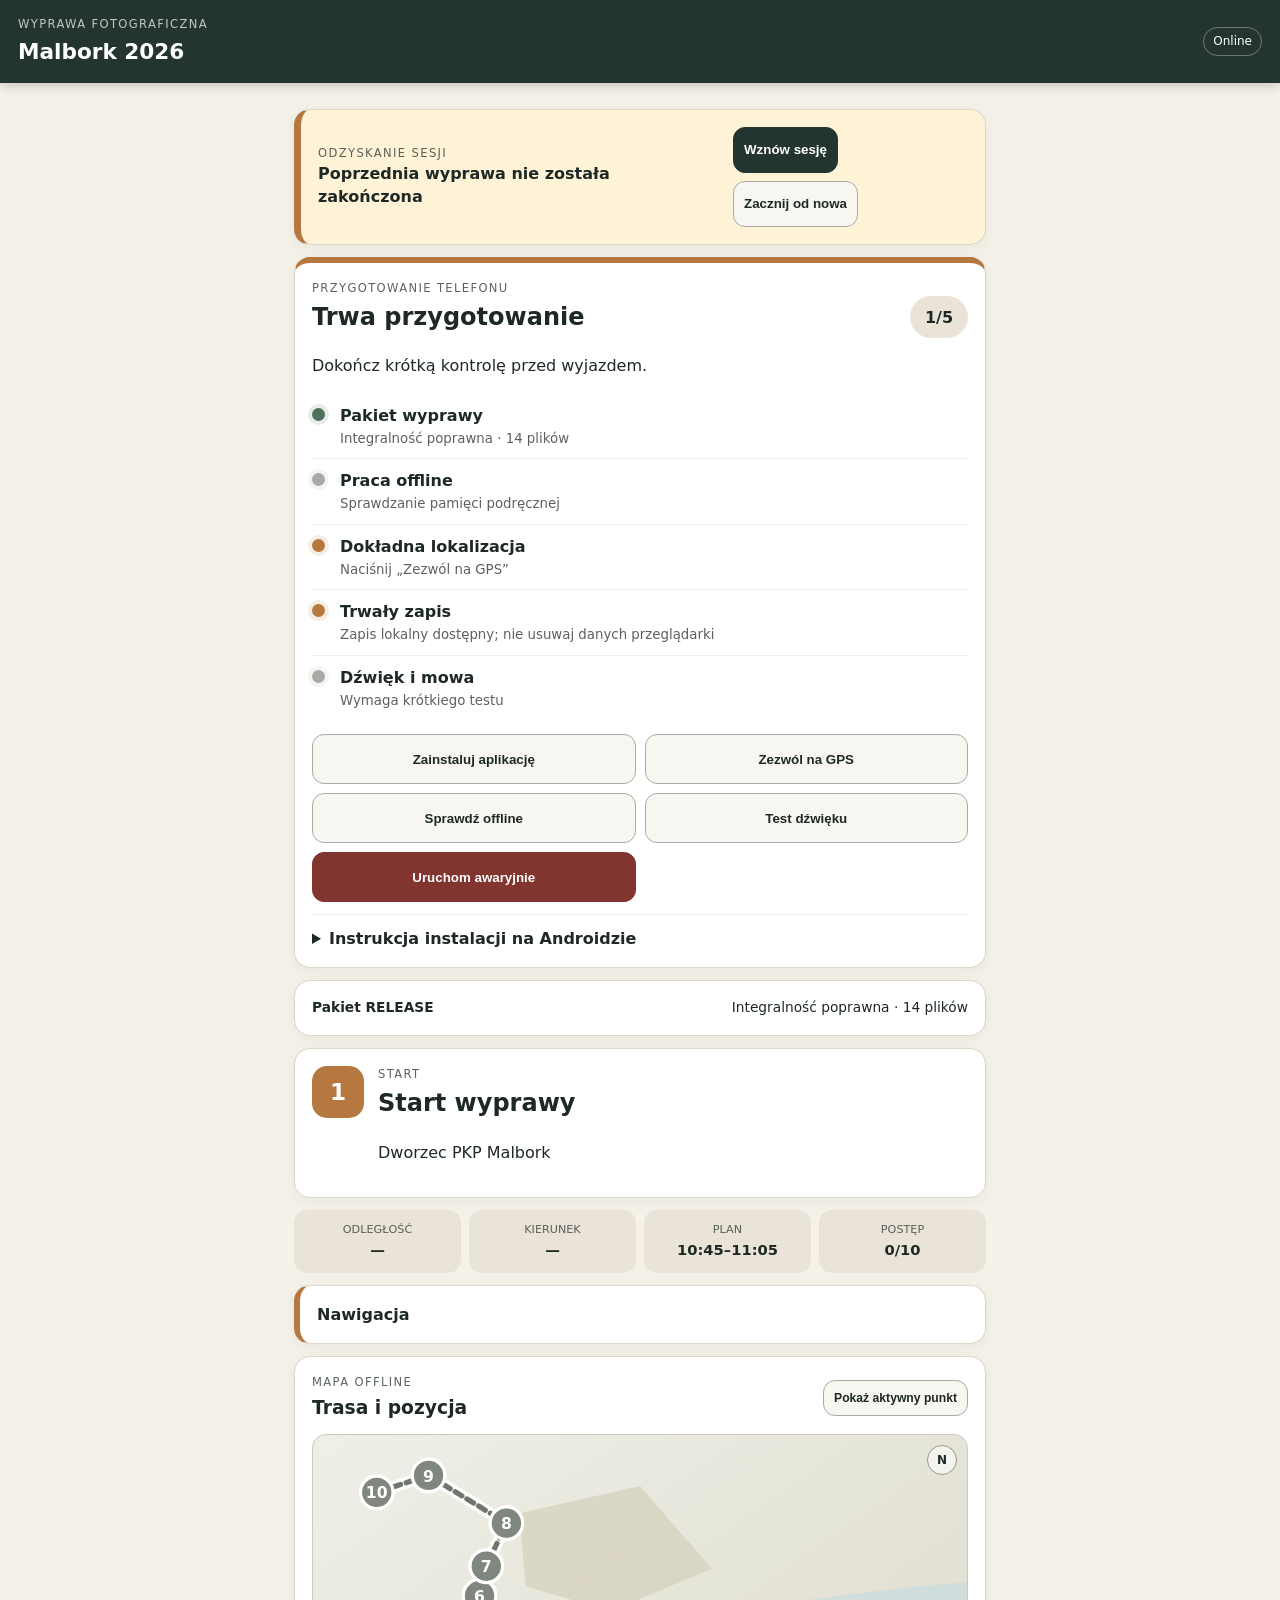
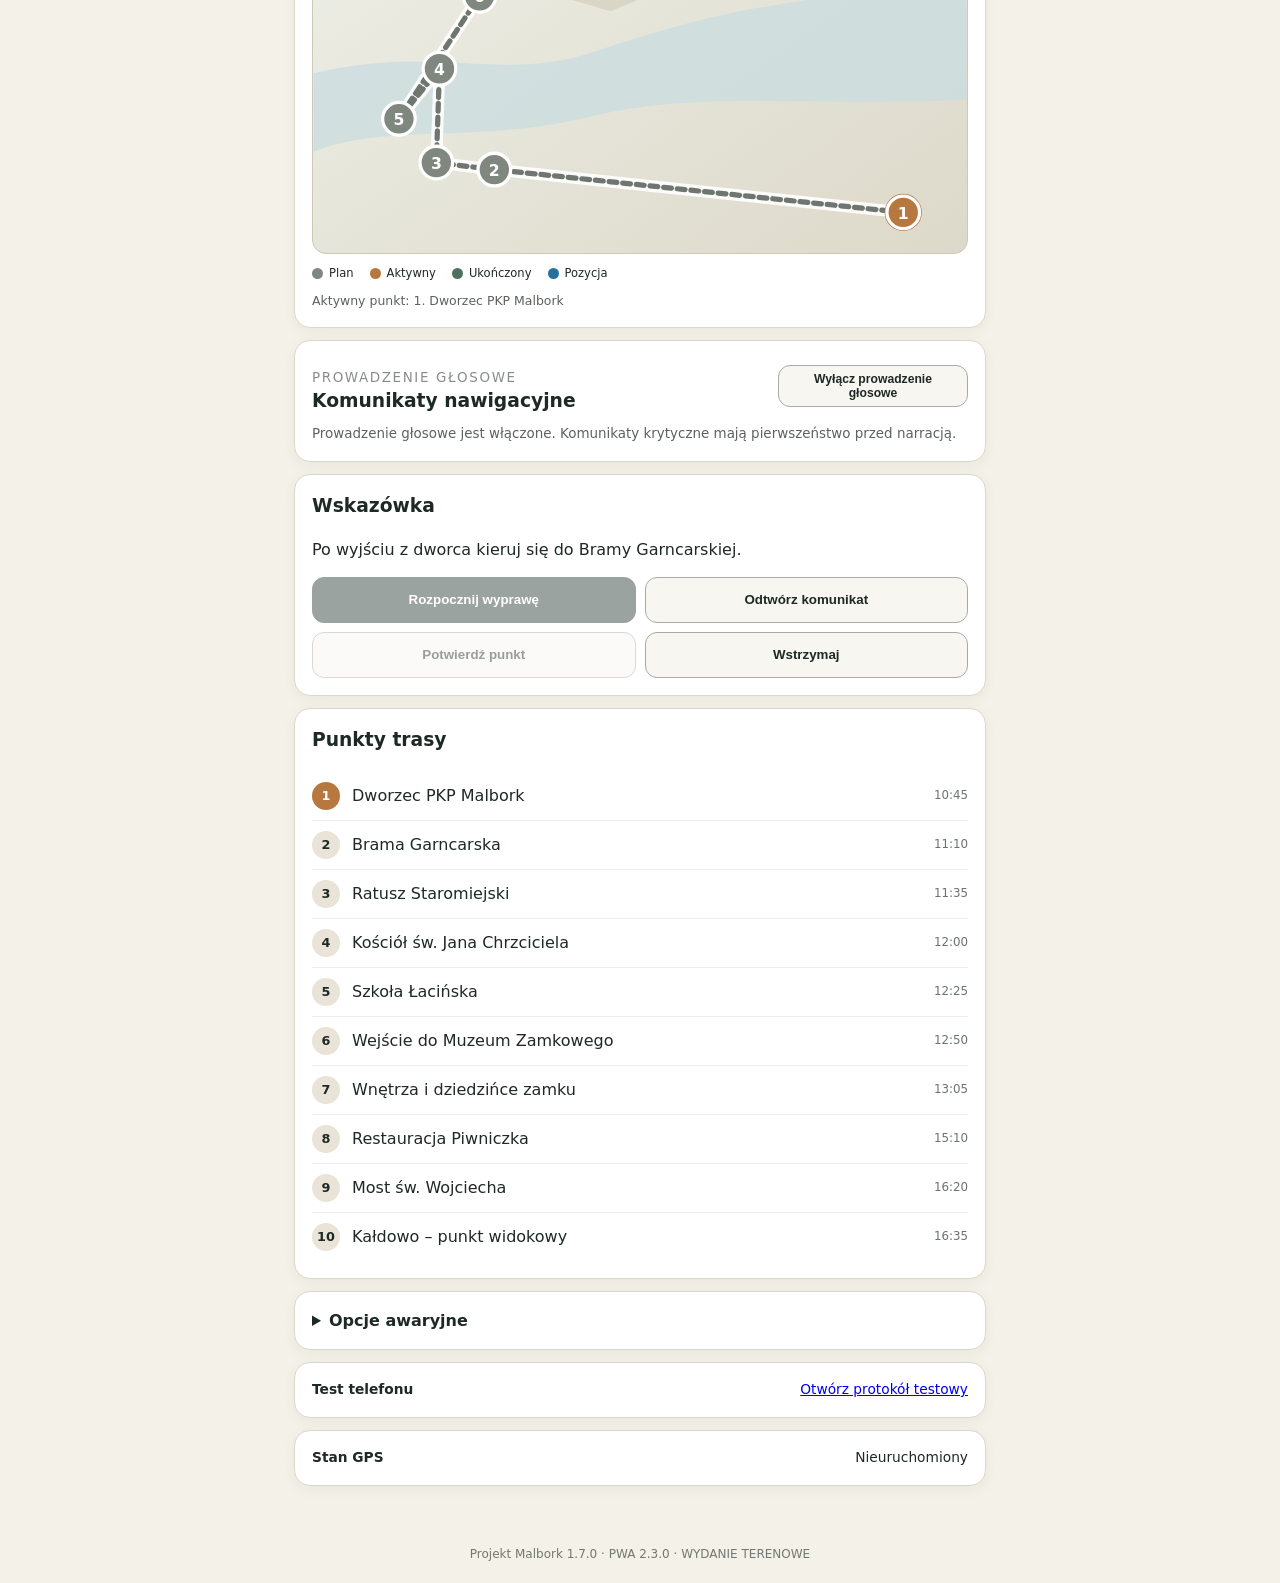
<file: index.html>
<!doctype html>
<html lang="pl">
<head>
  <meta charset="utf-8">
  <meta name="viewport" content="width=device-width,initial-scale=1,viewport-fit=cover">
  <meta name="theme-color" content="#24352f">
  <meta name="description" content="Wyprawa Fotograficzna Malbork 2026">
  <link rel="manifest" href="manifest.webmanifest">
  <link rel="icon" href="icon.svg">
  <link rel="stylesheet" href="styles.css">
  <title>Malbork 2026</title>
</head>
<body>
  <header>
    <div><p class="eyebrow">Wyprawa fotograficzna</p><h1>Malbork 2026</h1></div>
    <span id="offlineBadge" class="badge">Ładowanie</span>
  </header>
  <main>
    <section id="recoveryBanner" class="card recovery-banner" hidden>
      <div><p class="eyebrow">Odzyskanie sesji</p><strong>Poprzednia wyprawa nie została zakończona</strong><p id="recoveryText"></p></div>
      <div class="recovery-actions"><button id="resumeSessionBtn" class="primary">Wznów sesję</button><button id="discardSessionBtn">Zacznij od nowa</button></div>
    </section>
    <section id="readinessCard" class="card readiness-card">
      <div class="section-heading"><div><p class="eyebrow">Przygotowanie telefonu</p><h2 id="readinessTitle">Kontrola gotowości</h2></div><span id="readinessScore" class="readiness-score">0/5</span></div>
      <p id="readinessMessage">Aplikacja sprawdza zasoby potrzebne w terenie.</p>
      <ul class="readiness-list">
        <li data-readiness="package"><span class="status-dot"></span><div><strong>Pakiet wyprawy</strong><small id="readyPackage">Sprawdzanie integralności</small></div></li>
        <li data-readiness="offline"><span class="status-dot"></span><div><strong>Praca offline</strong><small id="readyOffline">Sprawdzanie pamięci podręcznej</small></div></li>
        <li data-readiness="gps"><span class="status-dot"></span><div><strong>Dokładna lokalizacja</strong><small id="readyGps">Wymaga zgody użytkownika</small></div></li>
        <li data-readiness="storage"><span class="status-dot"></span><div><strong>Trwały zapis</strong><small id="readyStorage">Sprawdzanie pamięci urządzenia</small></div></li>
        <li data-readiness="audio"><span class="status-dot"></span><div><strong>Dźwięk i mowa</strong><small id="readyAudio">Wymaga krótkiego testu</small></div></li>
      </ul>
      <div class="button-grid readiness-actions"><button id="installBtn">Zainstaluj aplikację</button><button id="gpsPermissionBtn">Zezwól na GPS</button><button id="offlineCheckBtn">Sprawdź offline</button><button id="audioTestBtn">Test dźwięku</button><button id="overrideReadinessBtn" class="danger">Uruchom awaryjnie</button></div>
      <details class="install-help"><summary>Instrukcja instalacji na Androidzie</summary><ol id="installSteps"></ol></details>
    </section>
    <section id="integrityCard" class="card compact"><strong>Pakiet RELEASE</strong><span id="integrityStatus">Sprawdzanie integralności…</span></section>
    <section class="card hero"><div class="stage-number" id="stageNumber">—</div><div><p class="eyebrow" id="stageCategory">Trasa</p><h2 id="stageTitle">Wczytywanie projektu…</h2><p id="stageDescription"></p></div></section>
    <section class="metrics"><div class="metric"><span>Odległość</span><strong id="distance">—</strong></div><div class="metric"><span>Kierunek</span><strong id="direction">—</strong></div><div class="metric"><span>Plan</span><strong id="schedule">—</strong></div><div class="metric"><span>Postęp</span><strong id="progress">0/10</strong></div></section><section id="navigationAlert" class="card navigation-alert" hidden><strong id="navigationAlertTitle">Nawigacja</strong><span id="navigationAlertText"></span></section>
    <section class="card map-card">
      <div class="section-heading"><div><p class="eyebrow">Mapa offline</p><h3>Trasa i pozycja</h3></div><button id="centerMapBtn" class="small-button">Pokaż aktywny punkt</button></div>
      <div class="map-frame" id="mapFrame" role="img" aria-label="Schematyczna mapa trasy Malbork">
        <svg id="routeMap" viewBox="0 0 1000 640" aria-hidden="true"></svg>
        <div class="map-compass" aria-hidden="true">N</div>
      </div>
      <div class="map-legend"><span><i class="legend-dot pending"></i>Plan</span><span><i class="legend-dot active"></i>Aktywny</span><span><i class="legend-dot completed"></i>Ukończony</span><span><i class="legend-dot user"></i>Pozycja</span></div>
      <p id="mapStatus" class="map-status">Mapa zostanie narysowana po wczytaniu projektu.</p>
    </section>
    <section class="card audio-guidance"><div class="section-heading"><div><p class="eyebrow">Prowadzenie głosowe</p><h3>Komunikaty nawigacyjne</h3></div><button id="audioGuidanceBtn" class="small-button">Wyłącz prowadzenie głosowe</button></div><p id="audioGuidanceStatus">Prowadzenie głosowe jest włączone. Komunikaty krytyczne mają pierwszeństwo przed narracją.</p></section>
    <section class="card"><h3>Wskazówka</h3><p id="instruction">Po uruchomieniu wyprawy aplikacja będzie prowadzić do kolejnych punktów.</p><div class="button-grid"><button id="startBtn" class="primary">Rozpocznij wyprawę</button><button id="narrateBtn">Odtwórz komunikat</button><button id="manualBtn">Potwierdź punkt</button><button id="pauseBtn">Wstrzymaj</button></div></section>
    <section class="card"><h3>Punkty trasy</h3><ol id="stageList" class="stage-list"></ol></section>
    <details class="card emergency"><summary>Opcje awaryjne</summary><p>Decyzje są zapisywane lokalnie w historii sesji.</p><div class="button-grid"><button id="skipBtn">Pomiń bieżący punkt</button><button id="returnBtn" class="danger">Rozpocznij powrót</button><button id="resetBtn">Wyzeruj sesję</button></div></details>

    <section class="card compact">
      <strong>Test telefonu</strong>
      <a href="phone-test.html">Otwórz protokół testowy</a>
    </section>
    <section class="card compact"><strong>Stan GPS</strong><span id="gpsStatus">Nieuruchomiony</span></section>
  </main>
  <footer>Projekt Malbork 1.7.0 · PWA 2.3.0 · WYDANIE TERENOWE</footer>
  <script type="module" src="app.js"></script>
</body>
</html>
</file>
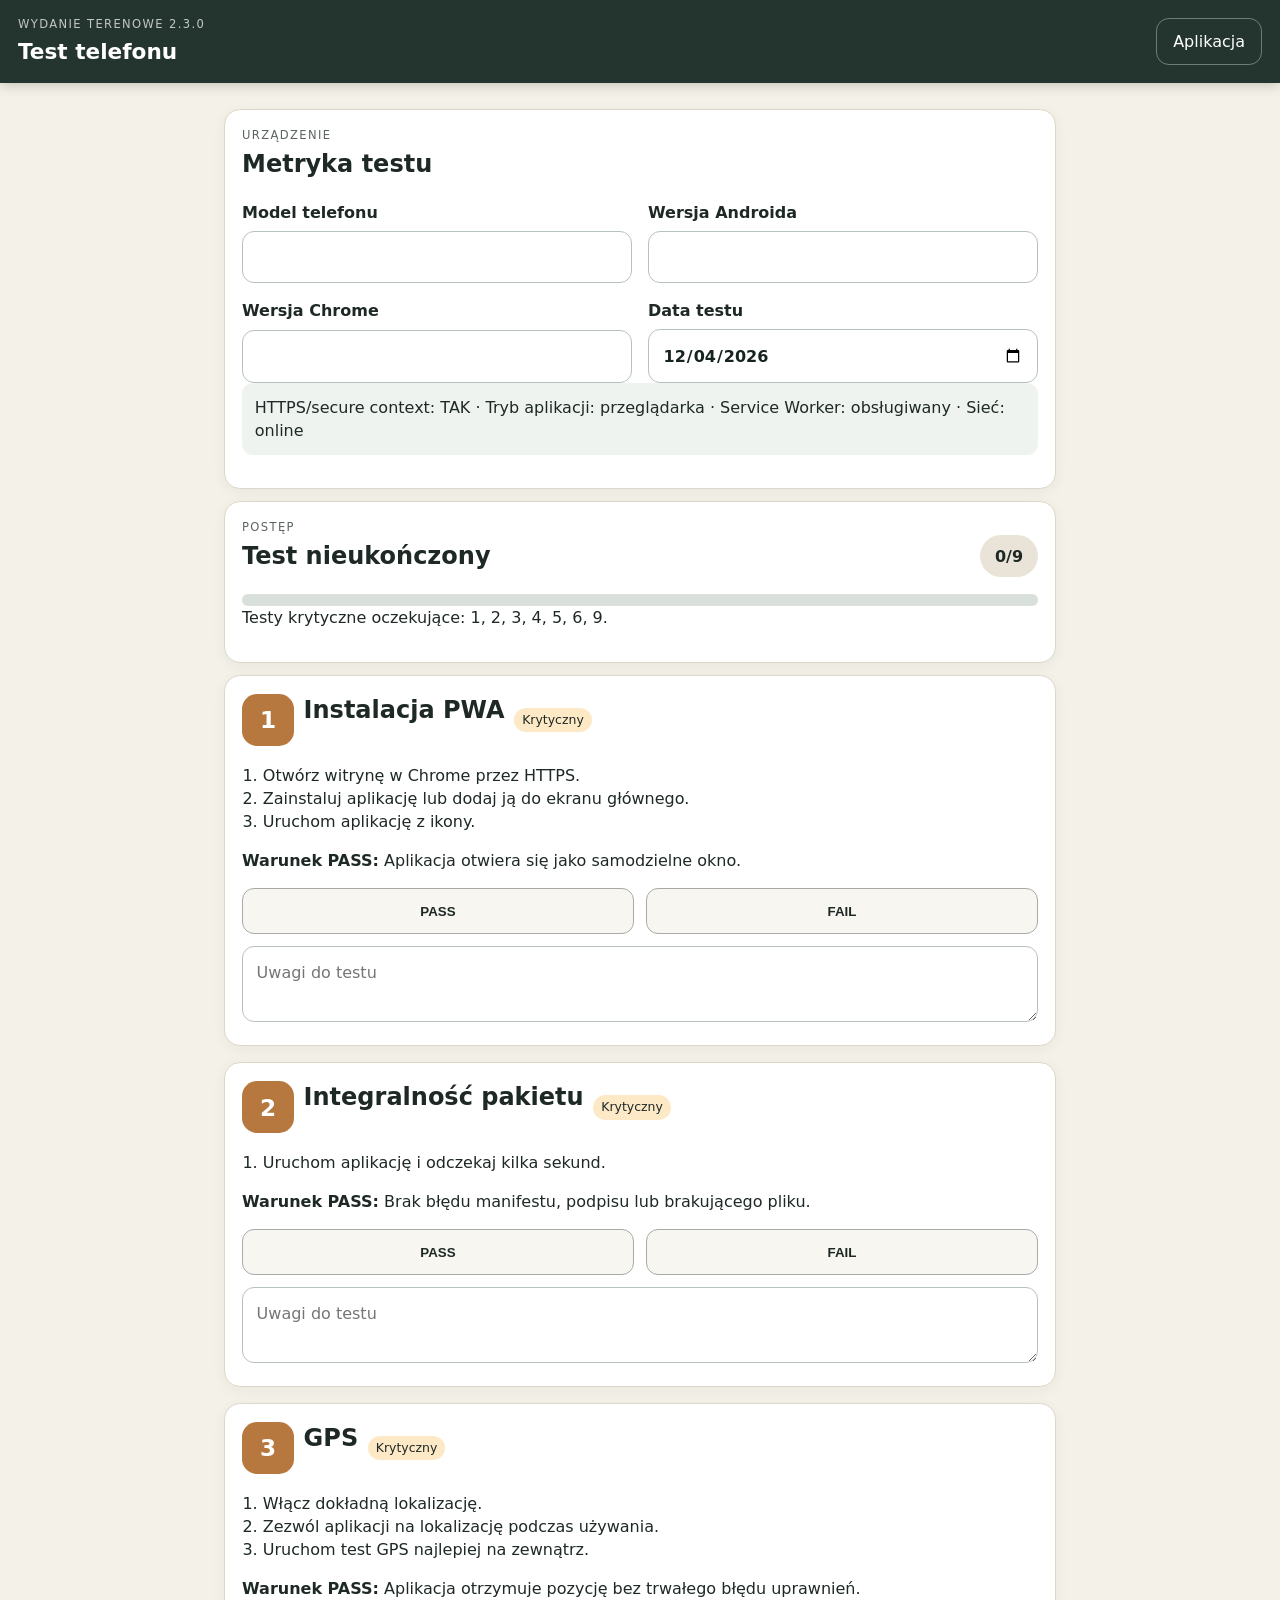
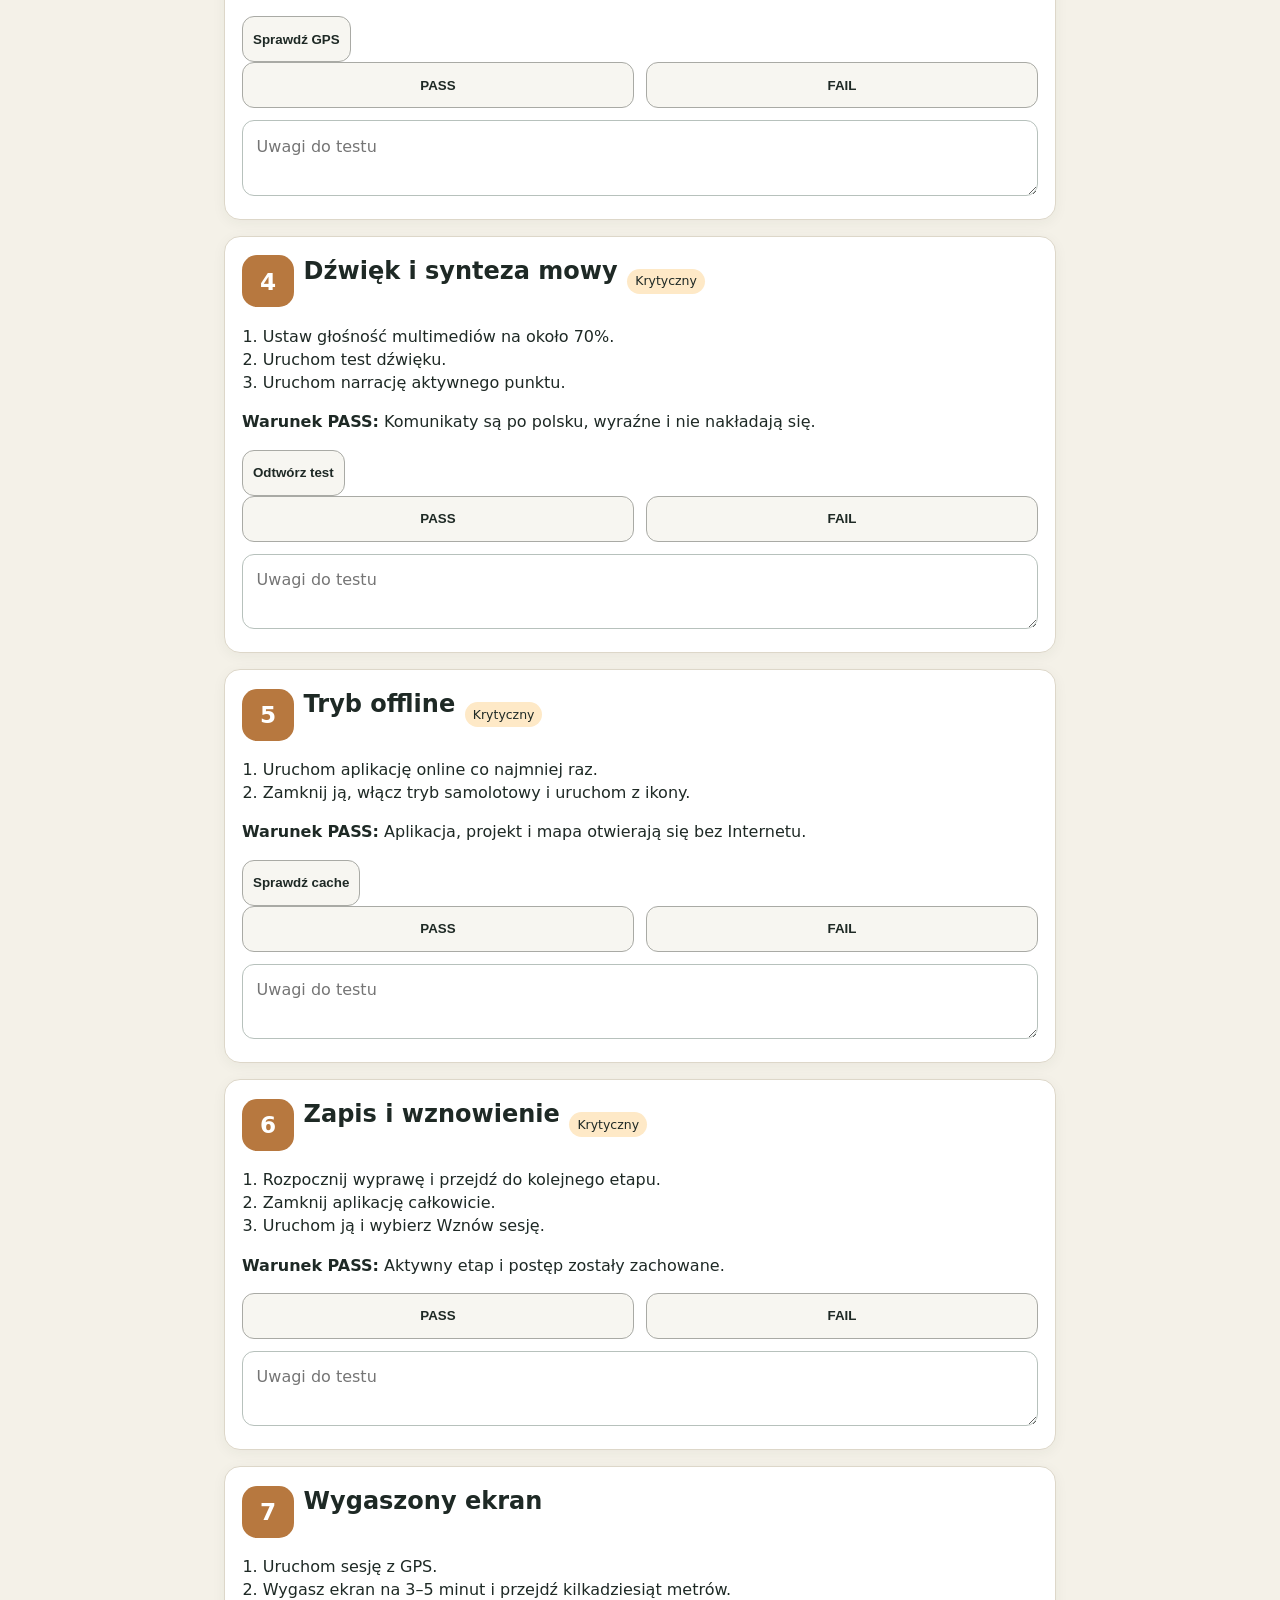
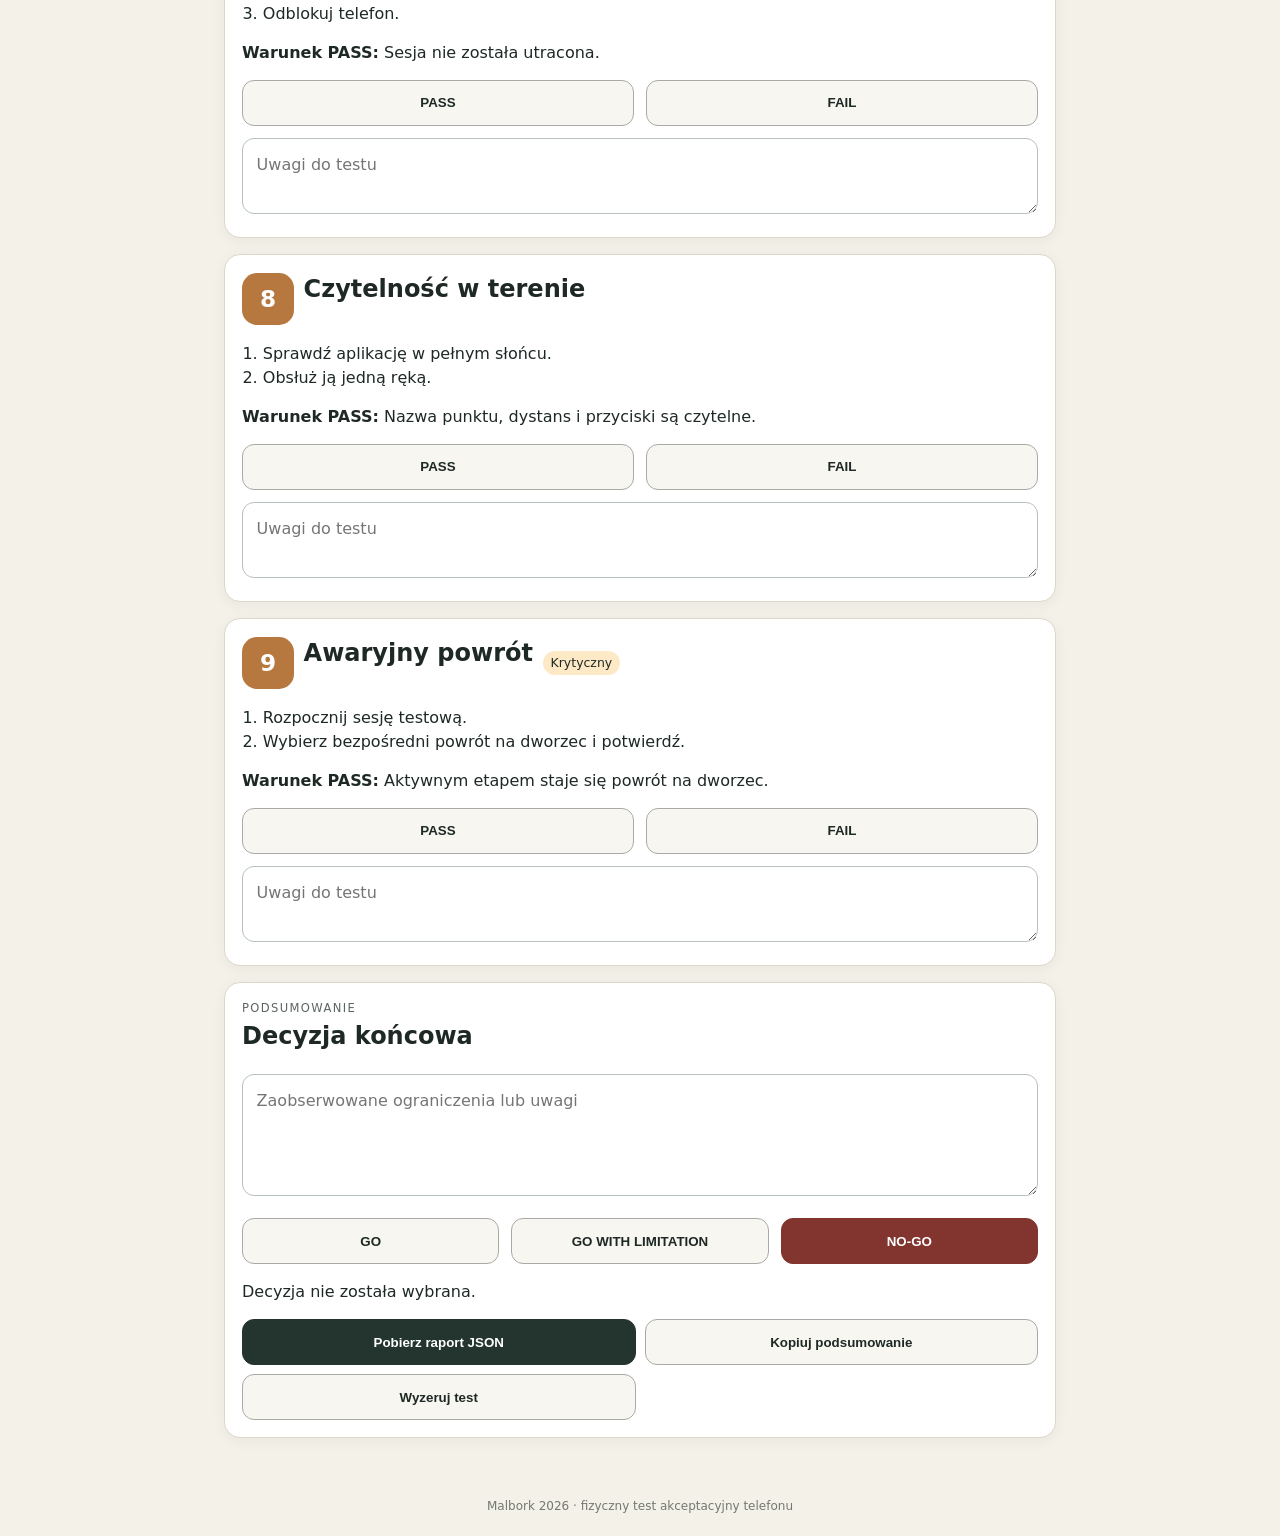
<file: phone-test.html>
<!doctype html>
<html lang="pl">
<head>
  <meta charset="utf-8">
  <meta name="viewport" content="width=device-width,initial-scale=1,viewport-fit=cover">
  <meta name="theme-color" content="#24352f">
  <title>Test telefonu · Malbork 2026</title>
  <link rel="icon" href="icon.svg">
  <link rel="stylesheet" href="styles.css">
  <link rel="stylesheet" href="phone-test.css">
</head>
<body>
  <header>
    <div>
      <p class="eyebrow">Wydanie terenowe 2.3.0</p>
      <h1>Test telefonu</h1>
    </div>
    <a class="test-back" href="index.html">Aplikacja</a>
  </header>

  <main class="phone-test-main">
    <section class="card">
      <p class="eyebrow">Urządzenie</p>
      <h2>Metryka testu</h2>
      <div class="test-form-grid">
        <label>Model telefonu<input id="deviceModel" autocomplete="off"></label>
        <label>Wersja Androida<input id="androidVersion" autocomplete="off"></label>
        <label>Wersja Chrome<input id="chromeVersion" autocomplete="off"></label>
        <label>Data testu<input id="testDate" type="date"></label>
      </div>
      <p id="environmentStatus" class="test-environment"></p>
    </section>

    <section class="card">
      <div class="section-heading">
        <div><p class="eyebrow">Postęp</p><h2 id="overallTitle">Test nieukończony</h2></div>
        <span id="overallScore" class="readiness-score">0/9</span>
      </div>
      <div class="test-progress"><span id="progressBar"></span></div>
      <p id="criticalStatus">Testy krytyczne: oczekują.</p>
    </section>

    <div id="testList"></div>

    <section class="card">
      <p class="eyebrow">Podsumowanie</p>
      <h2>Decyzja końcowa</h2>
      <textarea id="limitations" rows="4" placeholder="Zaobserwowane ograniczenia lub uwagi"></textarea>
      <div class="decision-grid">
        <button data-decision="GO">GO</button>
        <button data-decision="GO WITH LIMITATION">GO WITH LIMITATION</button>
        <button data-decision="NO-GO" class="danger">NO-GO</button>
      </div>
      <p id="decisionStatus">Decyzja nie została wybrana.</p>
      <div class="button-grid">
        <button id="downloadReportBtn" class="primary">Pobierz raport JSON</button>
        <button id="copyReportBtn">Kopiuj podsumowanie</button>
        <button id="resetTestBtn">Wyzeruj test</button>
      </div>
    </section>
  </main>

  <footer>Malbork 2026 · fizyczny test akceptacyjny telefonu</footer>
  <script type="module" src="phone-test.js"></script>
</body>
</html>
</file>
<file: styles.css>
:root{font-family:system-ui,-apple-system,Segoe UI,sans-serif;color:#1e2925;background:#f4f1e8;line-height:1.45}*{box-sizing:border-box}body{margin:0;min-height:100vh}header{position:sticky;top:0;z-index:5;display:flex;justify-content:space-between;align-items:center;padding:16px 18px;background:#24352f;color:#fff;box-shadow:0 2px 12px #0003}h1,h2,h3,p{margin-top:0}h1{font-size:1.35rem;margin-bottom:0}.eyebrow{margin-bottom:3px;font-size:.72rem;letter-spacing:.12em;text-transform:uppercase;opacity:.72}.badge{padding:5px 9px;border:1px solid #ffffff55;border-radius:999px;font-size:.75rem}main{max-width:720px;margin:auto;padding:14px 14px 28px}.card{margin:12px 0;padding:17px;background:#fff;border:1px solid #ddd7c9;border-radius:16px;box-shadow:0 3px 14px #25352f0d}.compact{display:flex;justify-content:space-between;gap:12px;align-items:center;font-size:.86rem}.hero{display:grid;grid-template-columns:52px 1fr;gap:14px;align-items:start}.stage-number{display:grid;place-items:center;width:52px;height:52px;border-radius:15px;background:#b7783f;color:#fff;font-size:1.45rem;font-weight:800}.metrics{display:grid;grid-template-columns:repeat(4,1fr);gap:8px}.metric{padding:12px 9px;background:#e9e4d7;border-radius:13px;text-align:center}.metric span{display:block;font-size:.7rem;text-transform:uppercase;opacity:.7}.metric strong{font-size:.92rem}.button-grid{display:grid;grid-template-columns:1fr 1fr;gap:9px;margin-top:14px}button{min-height:46px;border:1px solid #a9aaa5;border-radius:12px;background:#f7f6f1;color:#1e2925;font-weight:700;padding:10px}button.primary{background:#24352f;color:#fff;border-color:#24352f}button.danger{background:#82342f;color:#fff;border-color:#82342f}button:disabled{opacity:.45}.stage-list{padding-left:0;list-style:none;margin-bottom:0}.stage-list li{display:grid;grid-template-columns:30px 1fr auto;gap:10px;align-items:center;padding:10px 0;border-bottom:1px solid #eee}.stage-list li:last-child{border-bottom:0}.dot{display:grid;place-items:center;width:28px;height:28px;border-radius:50%;background:#e9e4d7;font-size:.8rem;font-weight:800}.done .dot{background:#50705e;color:#fff}.active .dot{background:#b7783f;color:#fff}.stage-time{font-size:.74rem;opacity:.65}.emergency summary{font-weight:800;cursor:pointer}.section-heading{display:flex;align-items:center;justify-content:space-between;gap:12px}.section-heading h3{margin-bottom:0}.small-button{min-height:36px;padding:6px 10px;font-size:.76rem}.map-frame{position:relative;overflow:hidden;margin-top:13px;border:1px solid #cfc8b8;border-radius:14px;background:linear-gradient(145deg,#eef0e8,#ddd9ca);aspect-ratio:1000/640}.map-frame svg{display:block;width:100%;height:100%}.map-compass{position:absolute;right:10px;top:10px;display:grid;place-items:center;width:30px;height:30px;border-radius:50%;background:#fff9;border:1px solid #9a9589;font-weight:900;font-size:.75rem}.map-route-shadow{fill:none;stroke:#fff;stroke-width:18;stroke-linejoin:round;stroke-linecap:round;opacity:.9}.map-route{fill:none;stroke:#6f766f;stroke-width:8;stroke-linejoin:round;stroke-linecap:round;stroke-dasharray:12 9}.map-water{fill:#cadde0;opacity:.75}.map-landmark{fill:#d5cebb;opacity:.65}.map-marker{cursor:pointer}.map-marker circle{stroke:#fff;stroke-width:5}.map-marker text{font-size:24px;font-weight:900;text-anchor:middle;dominant-baseline:central;fill:#fff;pointer-events:none}.map-marker.pending circle{fill:#7f877f}.map-marker.active circle{fill:#b7783f}.map-marker.completed circle{fill:#50705e}.map-marker.skipped circle{fill:#82342f}.map-marker.active .pulse{fill:none;stroke:#b7783f;stroke-width:5;animation:pulse 1.8s infinite}.map-user circle:first-child{fill:#286f9d;stroke:#fff;stroke-width:6}.map-user circle:last-child{fill:none;stroke:#286f9d;stroke-width:4;opacity:.45}.map-user text{font-size:20px;font-weight:800;fill:#1e2925}.map-legend{display:flex;flex-wrap:wrap;gap:10px 16px;margin-top:11px;font-size:.72rem}.map-legend span{display:flex;align-items:center;gap:6px}.legend-dot{width:11px;height:11px;border-radius:50%;display:inline-block}.legend-dot.pending{background:#7f877f}.legend-dot.active{background:#b7783f}.legend-dot.completed{background:#50705e}.legend-dot.user{background:#286f9d}.map-status{margin:10px 0 0;font-size:.78rem;color:#5d625e}.map-card.highlight .map-frame{box-shadow:0 0 0 4px #b7783f44}@keyframes pulse{0%{r:26;opacity:.8}100%{r:52;opacity:0}}footer{text-align:center;padding:20px;font-size:.75rem;opacity:.6}@media(max-width:420px){.metrics{grid-template-columns:1fr}.button-grid{grid-template-columns:1fr}.section-heading{align-items:flex-start}.small-button{max-width:135px}.map-marker text{font-size:29px}}

.navigation-alert{display:flex;justify-content:space-between;gap:14px;align-items:center;border-left:6px solid #b7783f}.navigation-alert.warning{background:#fff3d7;border-color:#b7783f}.navigation-alert.danger{background:#f8dddd;border-color:#82342f}.navigation-alert span{text-align:right;font-size:.86rem}.direction-arrow{display:inline-block;font-size:1.15rem;transform-origin:center}

.audio-guidance p{margin:10px 0 0;font-size:.84rem;color:#5d625e}.audio-guidance .small-button{max-width:190px}

/* Pakiet C — finalne wydanie terenowe */
.recovery-banner{display:flex;justify-content:space-between;gap:18px;align-items:center;border-left:7px solid #b7783f;background:#fff3d7}.recovery-banner p{margin:6px 0 0}.recovery-actions{display:flex;gap:8px;flex-wrap:wrap}.readiness-card{border-top:6px solid #b7783f}.readiness-score{display:grid;place-items:center;min-width:58px;height:42px;padding:0 10px;border-radius:999px;background:#e9e4d7;font-weight:900}.readiness-card.ready{border-top-color:#50705e}.readiness-card.blocked{border-top-color:#82342f}.readiness-list{list-style:none;padding:0;margin:14px 0}.readiness-list li{display:grid;grid-template-columns:18px 1fr;gap:10px;align-items:start;padding:10px 0;border-bottom:1px solid #eee}.readiness-list li:last-child{border-bottom:0}.readiness-list small{display:block;margin-top:2px;color:#5d625e}.status-dot{width:13px;height:13px;margin-top:4px;border-radius:50%;background:#a9aaa5;box-shadow:0 0 0 4px #a9aaa522}.readiness-list li.ready .status-dot{background:#50705e;box-shadow:0 0 0 4px #50705e22}.readiness-list li.blocked .status-dot{background:#82342f;box-shadow:0 0 0 4px #82342f22}.readiness-list li.action-required .status-dot,.readiness-list li.available .status-dot{background:#b7783f;box-shadow:0 0 0 4px #b7783f22}.install-help{margin-top:12px;padding-top:12px;border-top:1px solid #eee}.install-help summary{cursor:pointer;font-weight:800}.install-help li{margin:8px 0}.readiness-actions button{min-height:50px}.field-ready{background:#e3eee7!important;color:#284438!important}@media(max-width:520px){header{padding:13px 14px}main{padding:8px 9px 24px}.card{margin:9px 0;padding:14px;border-radius:13px}.hero{grid-template-columns:46px 1fr}.stage-number{width:46px;height:46px}.recovery-banner{align-items:flex-start;flex-direction:column}.recovery-actions{width:100%}.recovery-actions button{flex:1}.readiness-actions{grid-template-columns:1fr}.metrics{gap:6px}.metric{padding:10px 6px}button{font-size:1rem;min-height:50px}}

#overrideReadinessBtn[hidden]{display:none}.readiness-card:not(.ready) #startBtn{opacity:.65}
</file>
<file: phone-test.css>
.phone-test-main { max-width: 860px; margin: 0 auto; }
.test-back { color: inherit; text-decoration: none; border: 1px solid rgba(255,255,255,.35); padding: .7rem 1rem; border-radius: .8rem; }
.test-form-grid { display: grid; grid-template-columns: repeat(2,minmax(0,1fr)); gap: 1rem; }
.test-form-grid label { display: grid; gap: .4rem; font-weight: 700; }
.test-form-grid input, textarea { width: 100%; box-sizing: border-box; border: 1px solid #b7c1bc; border-radius: .75rem; padding: .85rem; font: inherit; background: #fff; color: #17231f; }
.test-environment { padding: .8rem; background: #eef3f0; border-radius: .7rem; }
.test-progress { height: .75rem; background: #d9e0dc; border-radius: 999px; overflow: hidden; }
.test-progress span { display: block; height: 100%; width: 0; background: #37785f; transition: width .2s ease; }
.test-card { margin-bottom: 1rem; }
.test-card.pass { border-left: .4rem solid #2f7d57; }
.test-card.fail { border-left: .4rem solid #a93636; }
.test-card .test-meta { display: flex; gap: .6rem; align-items: center; flex-wrap: wrap; margin-bottom: .5rem; }
.test-card .critical-badge { font-size: .78rem; padding: .2rem .5rem; border-radius: 999px; background: #fee9c7; }
.test-card ol { padding-left: 1.3rem; }
.test-result-buttons { display: grid; grid-template-columns: 1fr 1fr; gap: .75rem; }
.test-result-buttons button.selected-pass { background: #2f7d57; color: white; }
.test-result-buttons button.selected-fail { background: #a93636; color: white; }
.test-note { width: 100%; margin-top: .75rem; }
.decision-grid { display: grid; grid-template-columns: repeat(3,1fr); gap: .75rem; margin: 1rem 0; }
.decision-grid button.selected { outline: 3px solid #17231f; }
@media (max-width: 640px) {
  .test-form-grid, .decision-grid { grid-template-columns: 1fr; }
}
</file>
